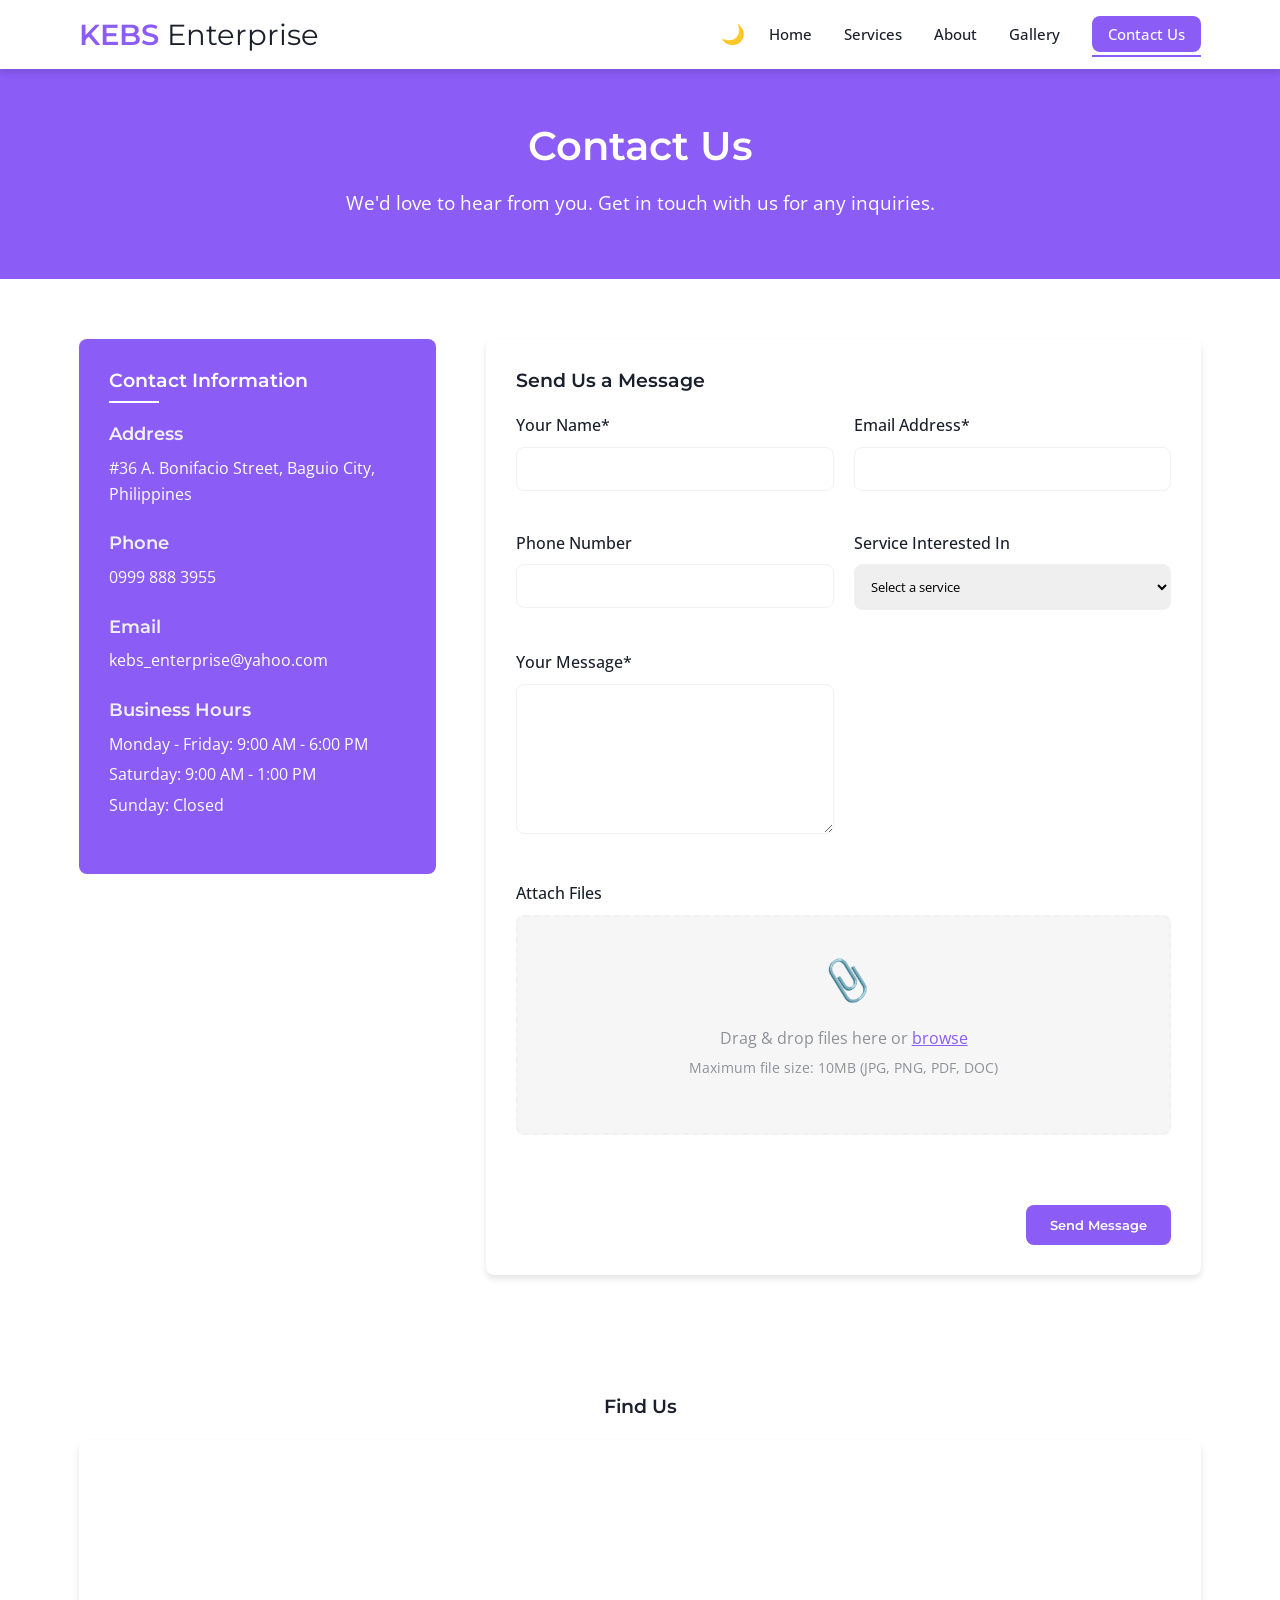
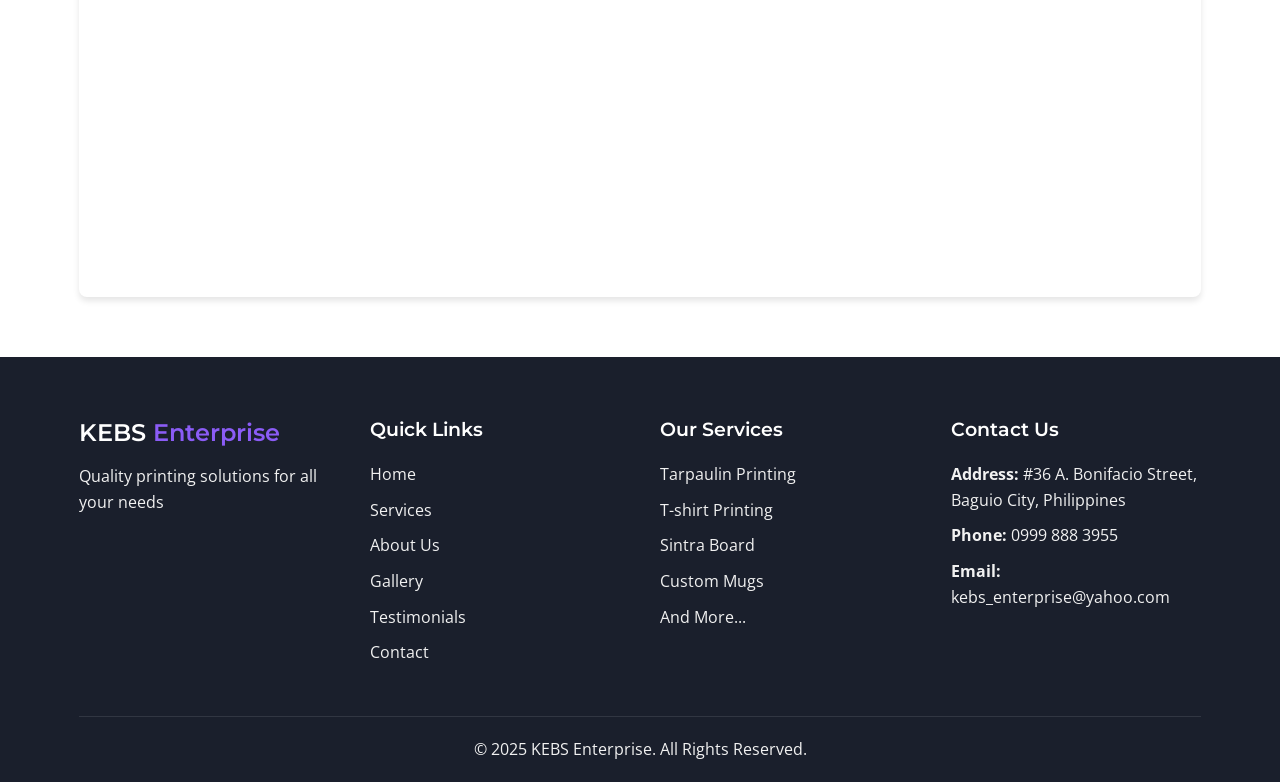
<file: contact.html>
<!DOCTYPE html>
<html lang="en">
  <head>
    <meta charset="UTF-8" />
    <meta name="viewport" content="width=device-width, initial-scale=1.0" />
    <title>Contact Us - KEBS Enterprise</title>
    <meta name="description" content="Get in touch with KEBS Enterprise for all your printing needs." />
    <meta name="author" content="KEBS Enterprise" />
    <link rel="stylesheet" href="src/styles/main.css" />
    <link rel="stylesheet" href="https://fonts.googleapis.com/css2?family=Montserrat:wght@400;500;600;700&family=Open+Sans:wght@400;600&display=swap">
  </head>

  <body>
    <header class="header" id="header">
      <div class="container">
        <div class="header-content">
          <div class="logo">
            <h1>KEBS <span>Enterprise</span></h1>
          </div>
          <nav class="main-nav">
            <button class="mobile-menu-toggle" id="menuToggle">
              <span></span>
              <span></span>
              <span></span>
            </button>
            <button class="theme-toggle" id="themeToggle" aria-label="Toggle theme">
              <span class="theme-icon">🌙</span>
            </button>
            <ul class="nav-links" id="navLinks">
              <li><a href="index.html">Home</a></li>
              <li><a href="services.html">Services</a></li>
              <li><a href="about.html">About</a></li>
              <li><a href="gallery.html">Gallery</a></li>
              <li><a href="contact.html" class="active cta-btn">Contact Us</a></li>
            </ul>
          </nav>
        </div>
      </div>
    </header>

    <section class="contact-hero">
      <div class="container">
        <h2>Contact Us</h2>
        <p>We'd love to hear from you. Get in touch with us for any inquiries.</p>
      </div>
    </section>

    <section class="contact-content">
      <div class="container">
        <div class="contact-grid">
          <div class="contact-info">
            <h3>Contact Information</h3>
            <div class="info-item">
              <h4>Address</h4>
              <p>#36 A. Bonifacio Street, Baguio City, Philippines</p>
            </div>
            <div class="info-item">
              <h4>Phone</h4>
              <p>0999 888 3955</p>
            </div>
            <div class="info-item">
              <h4>Email</h4>
              <p>kebs_enterprise@yahoo.com</p>
            </div>
            <div class="info-item">
              <h4>Business Hours</h4>
              <p>Monday - Friday: 9:00 AM - 6:00 PM</p>
              <p>Saturday: 9:00 AM - 1:00 PM</p>
              <p>Sunday: Closed</p>
            </div>
          </div>
          <div class="contact-form-container">
            <h3>Send Us a Message</h3>
            <form id="contactForm" class="contact-form" method="POST" enctype="multipart/form-data">
              <div class="form-group">
                <label for="name">Your Name*</label>
                <input type="text" id="name" name="name" required>
              </div>
              <div class="form-group">
                <label for="email">Email Address*</label>
                <input type="email" id="email" name="email" required>
              </div>
              <div class="form-group">
                <label for="phone">Phone Number</label>
                <input type="tel" id="phone" name="phone">
              </div>
              <div class="form-group">
                <label for="service">Service Interested In</label>
                <select id="service" name="service">
                  <option value="">Select a service</option>
                  <option value="tarpaulin">Tarpaulin Printing</option>
                  <option value="tshirt">T-shirt Printing</option>
                  <option value="sintra">Sintra Board</option>
                  <option value="mugs">Custom Mugs</option>
                  <option value="dryseal">Dry Seal</option>
                  <option value="buttonpin">Button Pin</option>
                  <option value="lanyard">Lanyard/Lace</option>
                  <option value="ecobag">Ecobag/Totebag Printing</option>
                  <option value="other">Other</option>
                </select>
              </div>
              <div class="form-group">
                <label for="message">Your Message*</label>
                <textarea id="message" name="message" rows="5" required></textarea>
              </div>
              <div class="form-group upload-container">
                <label for="attachments">Attach Files</label>
                <div class="upload-area" id="uploadArea">
                  <div class="upload-default">
                    <i class="upload-icon">📎</i>
                    <p>Drag & drop files here or <span class="browse-text">browse</span></p>
                    <p class="file-info">Maximum file size: 10MB (JPG, PNG, PDF, DOC)</p>
                  </div>
                  <div class="file-list" id="fileList"></div>
                  <input type="file" id="attachments" name="attachments[]" multiple accept=".jpg,.jpeg,.png,.pdf,.doc,.docx" class="file-input">
                </div>
              </div>
              <div class="form-group submit-group">
                <button type="submit" class="btn btn-primary">Send Message</button>
              </div>
            </form>
          </div>
        </div>
      </div>
    </section>

    <section class="map-section">
      <div class="container">
        <h3>Find Us</h3>
        <div class="map-container">
          <iframe src="https://www.google.com/maps/embed?pb=!1m18!1m12!1m3!1d117.51923526226922!2d120.59649196193466!3d16.418292121821974!2m3!1f0!2f0!3f0!3m2!1i1024!2i768!4f13.1!3m3!1m2!1s0x3391a16af46bf715%3A0x17cbb8cc036e4d4e!2sKEBS%20Enterprise!5e0!3m2!1sen!2sph!4v1709697774961!5m2!1sen!2sph" width="100%" height="450" style="border:0;" allowfullscreen="" loading="lazy" referrerpolicy="no-referrer-when-downgrade"></iframe>
        </div>
      </div>
    </section>

    <footer class="footer">
      <div class="container">
        <div class="footer-content">
          <div class="footer-logo">
            <h3>KEBS <span>Enterprise</span></h3>
            <p>Quality printing solutions for all your needs</p>
          </div>
          <div class="footer-links">
            <h4>Quick Links</h4>
            <ul>
              <li><a href="index.html">Home</a></li>
              <li><a href="services.html">Services</a></li>
              <li><a href="about.html">About Us</a></li>
              <li><a href="gallery.html">Gallery</a></li>
              <li><a href="testimonials.html">Testimonials</a></li>
              <li><a href="contact.html">Contact</a></li>
            </ul>
          </div>
          <div class="footer-services">
            <h4>Our Services</h4>
            <ul>
              <li><a href="services.html">Tarpaulin Printing</a></li>
              <li><a href="services.html">T-shirt Printing</a></li>
              <li><a href="services.html">Sintra Board</a></li>
              <li><a href="services.html">Custom Mugs</a></li>
              <li><a href="services.html">And More...</a></li>
            </ul>
          </div>
          <div class="footer-contact">
            <h4>Contact Us</h4>
            <p><strong>Address:</strong> #36 A. Bonifacio Street, Baguio City, Philippines</p>
            <p><strong>Phone:</strong> 0999 888 3955</p>
            <p><strong>Email:</strong> kebs_enterprise@yahoo.com</p>
          </div>
        </div>
        <div class="footer-bottom">
          <p>&copy; 2025 KEBS Enterprise. All Rights Reserved.</p>
        </div>
      </div>
    </footer>

    <a href="#home" class="scroll-top" id="scrollTop">
      <span class="arrow-up">↑</span>
    </a>

    <script src="src/scripts/main.js" type="module"></script>
  </body>
</html>
</file>
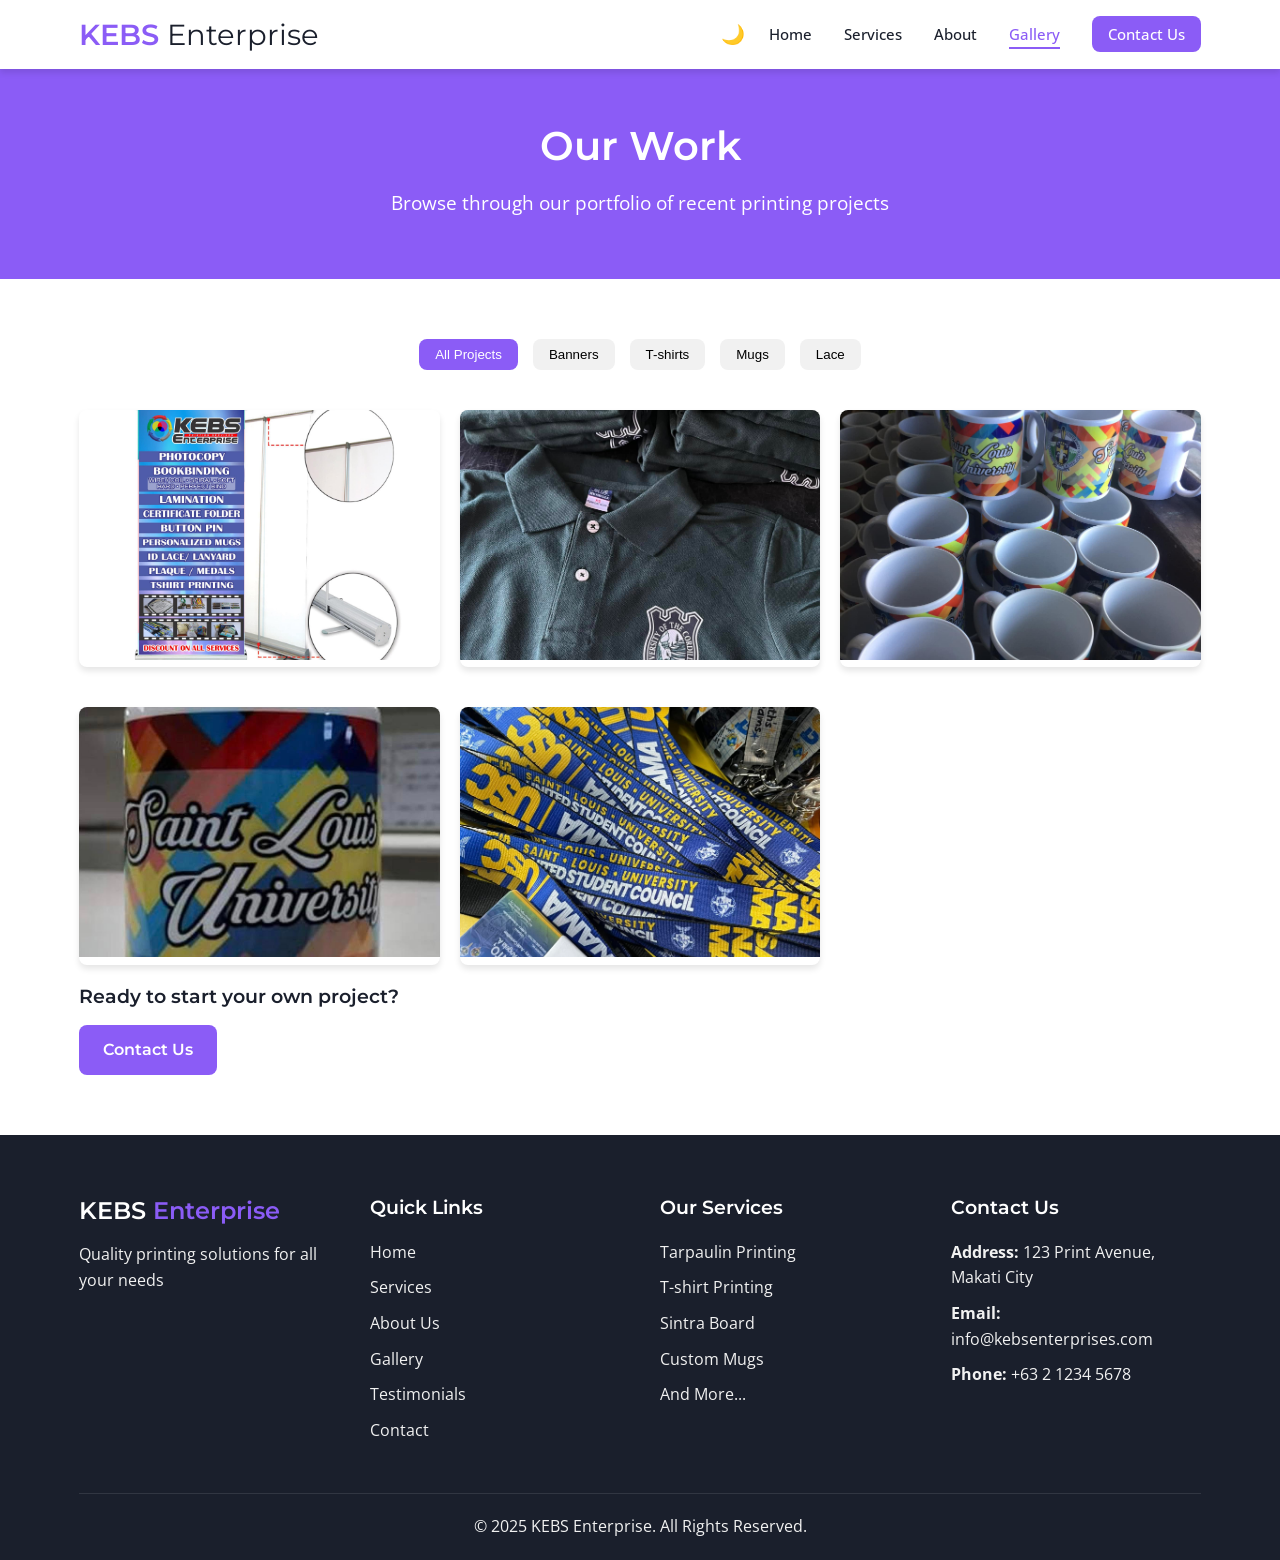
<file: gallery.html>
<!DOCTYPE html>
<html lang="en">
  <head>
    <meta charset="UTF-8" />
    <meta name="viewport" content="width=device-width, initial-scale=1.0" />
    <title>Gallery - KEBS Enterprise</title>
    <meta name="description" content="View our portfolio of print projects including tarpaulins, t-shirts, mugs, and more." />
    <meta name="author" content="KEBS Enterprise" />
    <link rel="stylesheet" href="src/styles/main.css" />
    <link rel="stylesheet" href="https://fonts.googleapis.com/css2?family=Montserrat:wght@400;500;600;700&family=Open+Sans:wght@400;600&display=swap">
  </head>

  <body>
    <header class="header" id="header">
      <div class="container">
        <div class="header-content">
          <div class="logo">
            <h1>KEBS <span>Enterprise</span></h1>
          </div>
          <nav class="main-nav">
            <button class="mobile-menu-toggle" id="menuToggle">
              <span></span>
              <span></span>
              <span></span>
            </button>
            <button class="theme-toggle" id="themeToggle" aria-label="Toggle theme">
              <span class="theme-icon">🌙</span>
            </button>
            <ul class="nav-links" id="navLinks">
              <li><a href="index.html">Home</a></li>
              <li><a href="services.html">Services</a></li>
              <li><a href="about.html">About</a></li>
              <li><a href="gallery.html" class="active">Gallery</a></li>
              <li><a href="contact.html" class="cta-btn">Contact Us</a></li>
            </ul>
          </nav>
        </div>
      </div>
    </header>

    <section class="gallery-hero">
      <div class="container">
        <h2>Our Work</h2>
        <p>Browse through our portfolio of recent printing projects</p>
      </div>
    </section>

    <section class="gallery-content">
      <div class="container">
        <div class="gallery-filters">
          <button class="filter-btn active" data-filter="all">All Projects</button>
          <button class="filter-btn" data-filter="banner">Banners</button>
          <button class="filter-btn" data-filter="tshirt">T-shirts</button>
          <button class="filter-btn" data-filter="mugs">Mugs</button>
          <button class="filter-btn" data-filter="lace">Lace</button>
        </div>
        
        <div class="gallery-grid">
          <div class="gallery-item banner">
            <div class="gallery-image">
              <img src="images/banner.jpg" alt="Custom banner printing">
              <div class="overlay">
                <div class="overlay-content">
                  <h4>Custom Banner</h4>
                  <p>Banner Printing</p>
                </div>
              </div>
            </div>
          </div>
          <div class="gallery-item tshirt">
            <div class="gallery-image">
              <img src="images/t-shirt.jpg" alt="Custom t-shirt printing">
              <div class="overlay">
                <div class="overlay-content">
                  <h4>Custom T-shirt</h4>
                  <p>T-shirt Printing</p>
                </div>
              </div>
            </div>
          </div>
          <div class="gallery-item mugs">
            <div class="gallery-image">
              <img src="images/mug.jpg" alt="Custom printed mug">
              <div class="overlay">
                <div class="overlay-content">
                  <h4>Custom Mug</h4>
                  <p>Mug Printing</p>
                </div>
              </div>
            </div>
          </div>
          <div class="gallery-item mugs">
            <div class="gallery-image">
              <img src="images/mug2.jpg" alt="Custom printed mug design">
              <div class="overlay">
                <div class="overlay-content">
                  <h4>Custom Mug Design</h4>
                  <p>Mug Printing</p>
                </div>
              </div>
            </div>
          </div>
          <div class="gallery-item lace">
            <div class="gallery-image">
              <img src="images/lace.jpg" alt="Custom lace printing">
              <div class="overlay">
                <div class="overlay-content">
                  <h4>Custom Lace</h4>
                  <p>Lace Printing</p>
                </div>
              </div>
            </div>
          </div>
        </div>
        
        <div class="gallery-cta">
          <h3>Ready to start your own project?</h3>
          <a href="contact.html" class="btn btn-primary">Contact Us</a>
        </div>
      </div>
    </section>

    <footer class="footer">
      <div class="container">
        <div class="footer-content">
          <div class="footer-logo">
            <h3>KEBS <span>Enterprise</span></h3>
            <p>Quality printing solutions for all your needs</p>
          </div>
          <div class="footer-links">
            <h4>Quick Links</h4>
            <ul>
              <li><a href="index.html">Home</a></li>
              <li><a href="services.html">Services</a></li>
              <li><a href="about.html">About Us</a></li>
              <li><a href="gallery.html">Gallery</a></li>
              <li><a href="testimonials.html">Testimonials</a></li>
              <li><a href="contact.html">Contact</a></li>
            </ul>
          </div>
          <div class="footer-services">
            <h4>Our Services</h4>
            <ul>
              <li><a href="services.html">Tarpaulin Printing</a></li>
              <li><a href="services.html">T-shirt Printing</a></li>
              <li><a href="services.html">Sintra Board</a></li>
              <li><a href="services.html">Custom Mugs</a></li>
              <li><a href="services.html">And More...</a></li>
            </ul>
          </div>
          <div class="footer-contact">
            <h4>Contact Us</h4>
            <p><strong>Address:</strong> 123 Print Avenue, Makati City</p>
            <p><strong>Email:</strong> info@kebsenterprises.com</p>
            <p><strong>Phone:</strong> +63 2 1234 5678</p>
          </div>
        </div>
        <div class="footer-bottom">
          <p>&copy; 2025 KEBS Enterprise. All Rights Reserved.</p>
        </div>
      </div>
    </footer>

    <a href="#home" class="scroll-top" id="scrollTop">
      <span class="arrow-up">↑</span>
    </a>

    <script src="src/scripts/main.js"></script>
  </body>
</html>
</file>
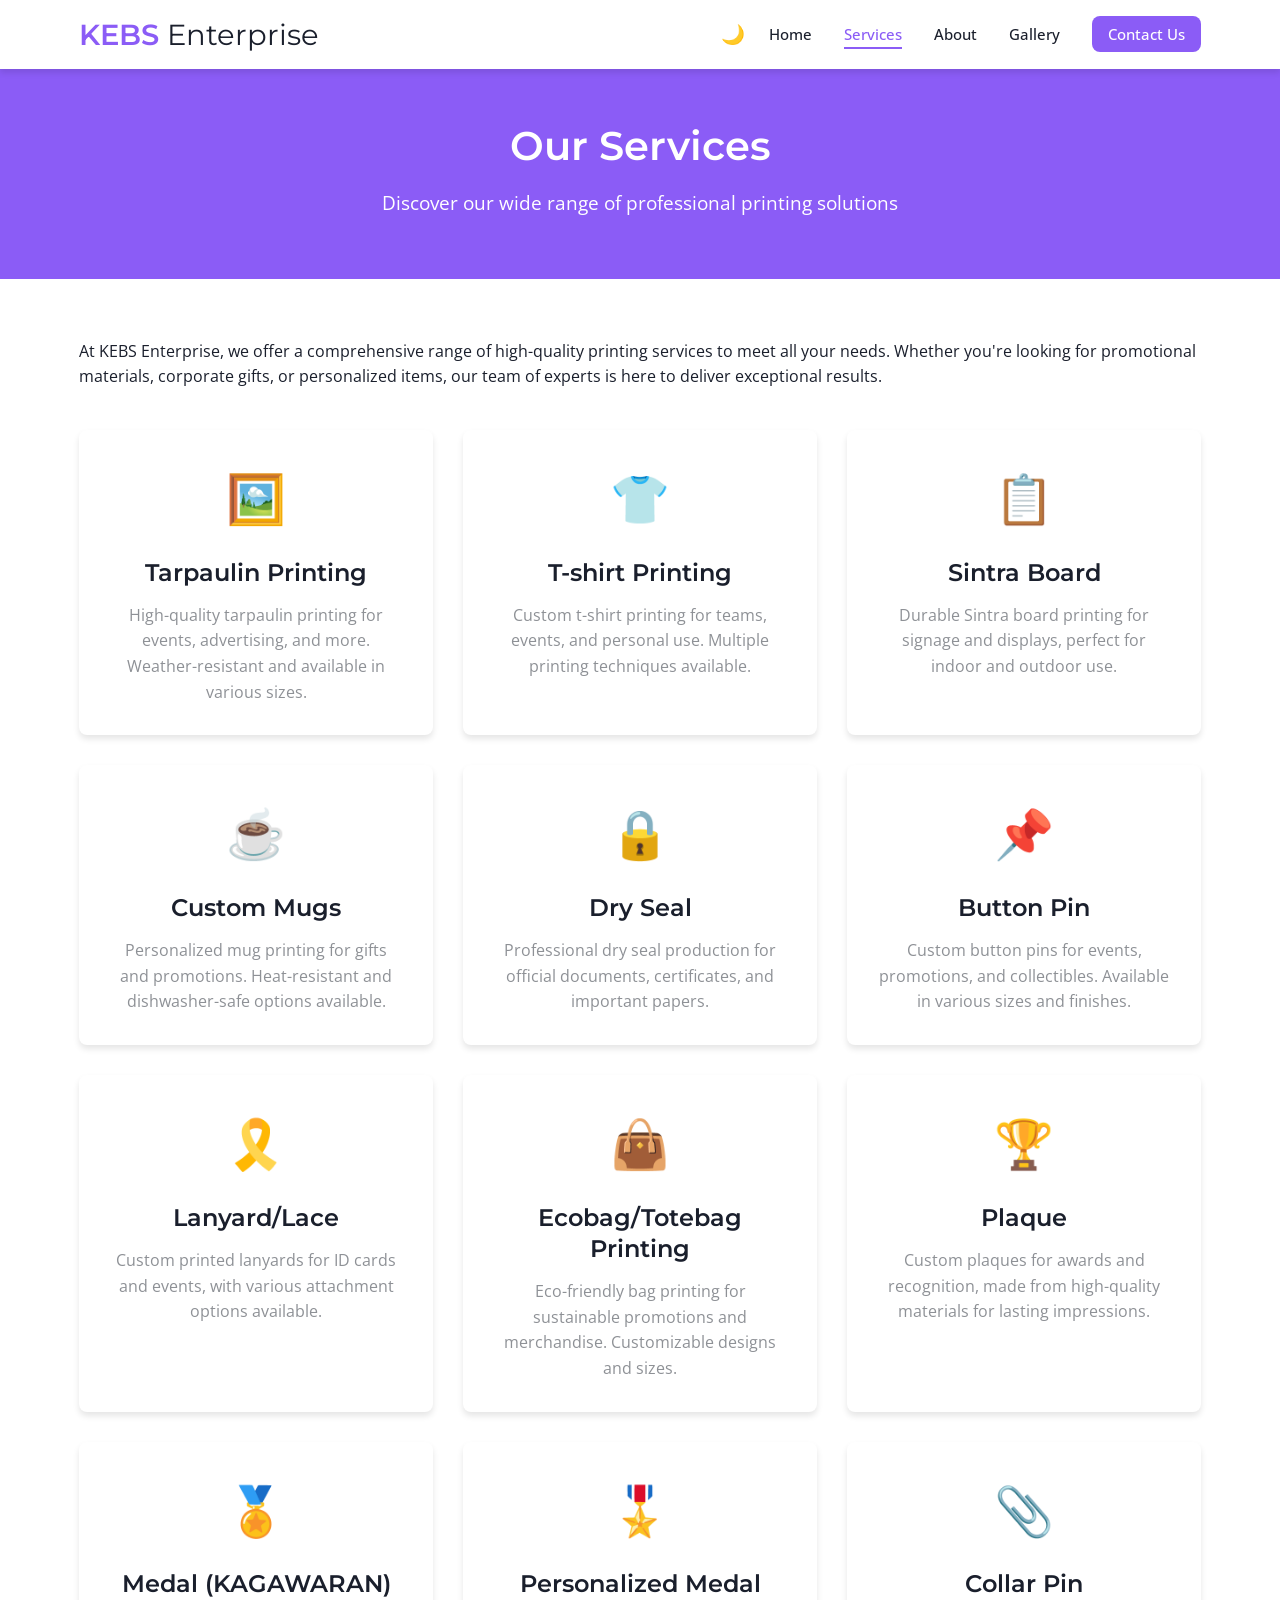
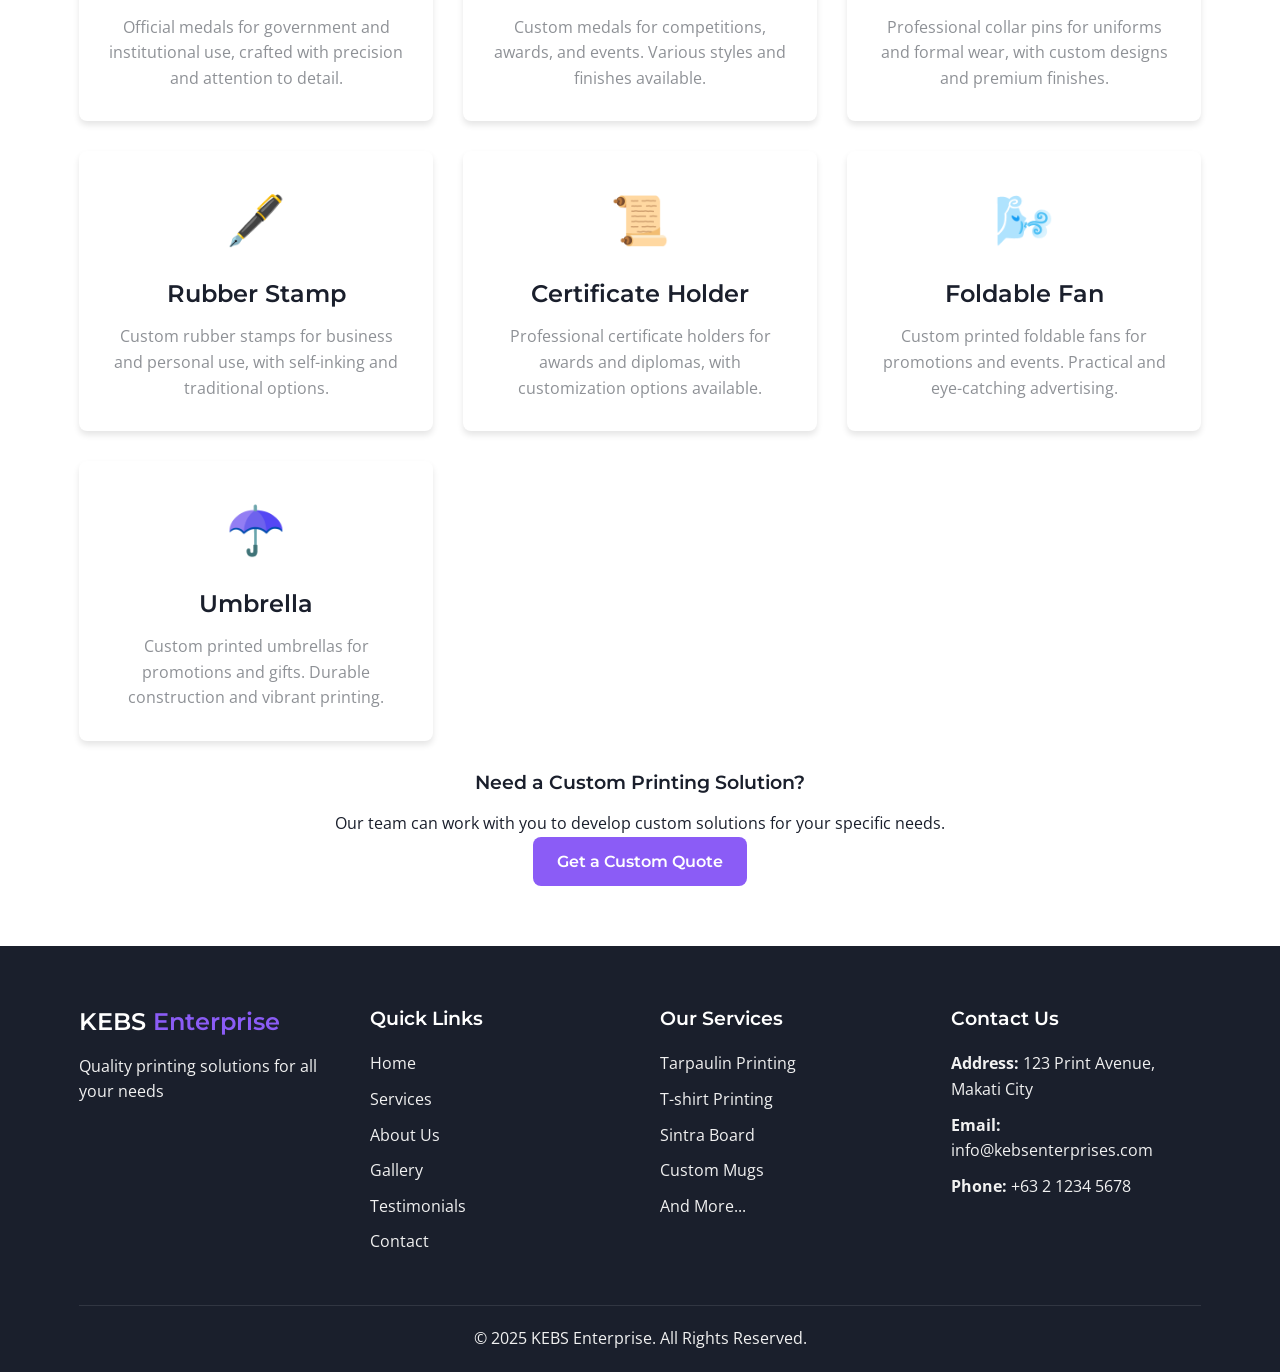
<file: services.html>
<!DOCTYPE html>
<html lang="en">
  <head>
    <meta charset="UTF-8" />
    <meta name="viewport" content="width=device-width, initial-scale=1.0" />
    <title>Our Services - KEBS Enterprise</title>
    <meta name="description" content="Explore our range of professional printing services including tarpaulins, t-shirts, mugs, dry seals and more." />
    <meta name="author" content="KEBS Enterprise" />
    <link rel="stylesheet" href="src/styles/main.css" />
    <link rel="stylesheet" href="https://fonts.googleapis.com/css2?family=Montserrat:wght@400;500;600;700&family=Open+Sans:wght@400;600&display=swap">
  </head>

  <body>
    <header class="header" id="header">
      <div class="container">
        <div class="header-content">
          <div class="logo">
            <h1>KEBS <span>Enterprise</span></h1>
          </div>
          <nav class="main-nav">
            <button class="mobile-menu-toggle" id="menuToggle">
              <span></span>
              <span></span>
              <span></span>
            </button>
            <button class="theme-toggle" id="themeToggle" aria-label="Toggle theme">
              <span class="theme-icon">🌙</span>
            </button>
            <ul class="nav-links" id="navLinks">
              <li><a href="index.html">Home</a></li>
              <li><a href="services.html" class="active">Services</a></li>
              <li><a href="about.html">About</a></li>
              <li><a href="gallery.html">Gallery</a></li>
              <li><a href="contact.html" class="cta-btn">Contact Us</a></li>
            </ul>
          </nav>
        </div>
      </div>
    </header>

    <section class="services-hero">
      <div class="container">
        <h2>Our Services</h2>
        <p>Discover our wide range of professional printing solutions</p>
      </div>
    </section>

    <section class="services-list">
      <div class="container">
        <p class="services-intro">At KEBS Enterprise, we offer a comprehensive range of high-quality printing services to meet all your needs. Whether you're looking for promotional materials, corporate gifts, or personalized items, our team of experts is here to deliver exceptional results.</p>
        
        <div class="services-grid">
          <div class="service-card">
            <div class="service-icon">🖼️</div>
            <h3>Tarpaulin Printing</h3>
            <p>High-quality tarpaulin printing for events, advertising, and more. Weather-resistant and available in various sizes.</p>
          </div>
          <div class="service-card">
            <div class="service-icon">👕</div>
            <h3>T-shirt Printing</h3>
            <p>Custom t-shirt printing for teams, events, and personal use. Multiple printing techniques available.</p>
          </div>
          <div class="service-card">
            <div class="service-icon">📋</div>
            <h3>Sintra Board</h3>
            <p>Durable Sintra board printing for signage and displays, perfect for indoor and outdoor use.</p>
          </div>
          <div class="service-card">
            <div class="service-icon">☕</div>
            <h3>Custom Mugs</h3>
            <p>Personalized mug printing for gifts and promotions. Heat-resistant and dishwasher-safe options available.</p>
          </div>
          <div class="service-card">
            <div class="service-icon">🔒</div>
            <h3>Dry Seal</h3>
            <p>Professional dry seal production for official documents, certificates, and important papers.</p>
          </div>
          <div class="service-card">
            <div class="service-icon">📌</div>
            <h3>Button Pin</h3>
            <p>Custom button pins for events, promotions, and collectibles. Available in various sizes and finishes.</p>
          </div>
          <div class="service-card">
            <div class="service-icon">🎗️</div>
            <h3>Lanyard/Lace</h3>
            <p>Custom printed lanyards for ID cards and events, with various attachment options available.</p>
          </div>
          <div class="service-card">
            <div class="service-icon">👜</div>
            <h3>Ecobag/Totebag Printing</h3>
            <p>Eco-friendly bag printing for sustainable promotions and merchandise. Customizable designs and sizes.</p>
          </div>
          <div class="service-card">
            <div class="service-icon">🏆</div>
            <h3>Plaque</h3>
            <p>Custom plaques for awards and recognition, made from high-quality materials for lasting impressions.</p>
          </div>
          <div class="service-card">
            <div class="service-icon">🏅</div>
            <h3>Medal (KAGAWARAN)</h3>
            <p>Official medals for government and institutional use, crafted with precision and attention to detail.</p>
          </div>
          <div class="service-card">
            <div class="service-icon">🎖️</div>
            <h3>Personalized Medal</h3>
            <p>Custom medals for competitions, awards, and events. Various styles and finishes available.</p>
          </div>
          <div class="service-card">
            <div class="service-icon">📎</div>
            <h3>Collar Pin</h3>
            <p>Professional collar pins for uniforms and formal wear, with custom designs and premium finishes.</p>
          </div>
          <div class="service-card">
            <div class="service-icon">🖋️</div>
            <h3>Rubber Stamp</h3>
            <p>Custom rubber stamps for business and personal use, with self-inking and traditional options.</p>
          </div>
          <div class="service-card">
            <div class="service-icon">📜</div>
            <h3>Certificate Holder</h3>
            <p>Professional certificate holders for awards and diplomas, with customization options available.</p>
          </div>
          <div class="service-card">
            <div class="service-icon">🌬️</div>
            <h3>Foldable Fan</h3>
            <p>Custom printed foldable fans for promotions and events. Practical and eye-catching advertising.</p>
          </div>
          <div class="service-card">
            <div class="service-icon">☂️</div>
            <h3>Umbrella</h3>
            <p>Custom printed umbrellas for promotions and gifts. Durable construction and vibrant printing.</p>
          </div>
        </div>
        
        <div class="services-cta">
          <h3>Need a Custom Printing Solution?</h3>
          <p>Our team can work with you to develop custom solutions for your specific needs.</p>
          <a href="contact.html" class="btn btn-primary">Get a Custom Quote</a>
        </div>
      </div>
    </section>

    <footer class="footer">
      <div class="container">
        <div class="footer-content">
          <div class="footer-logo">
            <h3>KEBS <span>Enterprise</span></h3>
            <p>Quality printing solutions for all your needs</p>
          </div>
          <div class="footer-links">
            <h4>Quick Links</h4>
            <ul>
              <li><a href="index.html">Home</a></li>
              <li><a href="services.html">Services</a></li>
              <li><a href="about.html">About Us</a></li>
              <li><a href="gallery.html">Gallery</a></li>
              <li><a href="testimonials.html">Testimonials</a></li>
              <li><a href="contact.html">Contact</a></li>
            </ul>
          </div>
          <div class="footer-services">
            <h4>Our Services</h4>
            <ul>
              <li><a href="services.html">Tarpaulin Printing</a></li>
              <li><a href="services.html">T-shirt Printing</a></li>
              <li><a href="services.html">Sintra Board</a></li>
              <li><a href="services.html">Custom Mugs</a></li>
              <li><a href="services.html">And More...</a></li>
            </ul>
          </div>
          <div class="footer-contact">
            <h4>Contact Us</h4>
            <p><strong>Address:</strong> 123 Print Avenue, Makati City</p>
            <p><strong>Email:</strong> info@kebsenterprises.com</p>
            <p><strong>Phone:</strong> +63 2 1234 5678</p>
          </div>
        </div>
        <div class="footer-bottom">
          <p>&copy; 2025 KEBS Enterprise. All Rights Reserved.</p>
        </div>
      </div>
    </footer>

    <a href="#home" class="scroll-top" id="scrollTop">
      <span class="arrow-up">↑</span>
    </a>

    <script src="src/scripts/main.js"></script>
  </body>
</html>
</file>
<file: src/styles/main.css>
/* Main CSS Styles for KEBS Enterprise Website */

/* ======== Base Styles ======== */
:root {
  --primary-color: #8B5CF6;
  --secondary-color: #7E69AB;
  --accent-color: #F97316;
  --dark-color: #1A1F2C;
  --light-color: #F6F6F7;
  --white: #FFFFFF;
  --gray: #8E9196;
  --light-gray: #F1F1F1;
  --box-shadow: 0 4px 6px rgba(0, 0, 0, 0.1);
  --transition: all 0.3s ease;
  --border-radius: 8px;
}

/* Dark mode variables */
[data-theme="dark"] {
  --primary-color: #A78BFA;
  --secondary-color: #8B5CF6;
  --accent-color: #FB923C;
  --dark-color: #F6F6F7;
  --light-color: #1A1F2C;
  --white: #2D3748;
  --gray: #A0AEC0;
  --light-gray: #2D3748;
  --box-shadow: 0 4px 6px rgba(0, 0, 0, 0.3);
}

* {
  margin: 0;
  padding: 0;
  box-sizing: border-box;
}

body {
  font-family: 'Open Sans', sans-serif;
  color: var(--dark-color);
  line-height: 1.6;
  background-color: var(--white);
}

h1, h2, h3, h4, h5, h6 {
  font-family: 'Montserrat', sans-serif;
  font-weight: 600;
  line-height: 1.3;
  margin-bottom: 1rem;
}

a {
  text-decoration: none;
  color: var(--primary-color);
  transition: var(--transition);
}

a:hover {
  color: var(--secondary-color);
}

ul {
  list-style: none;
}

img {
  max-width: 100%;
  height: auto;
}

.container {
  width: 90%;
  max-width: 1200px;
  margin: 0 auto;
  padding: 0 15px;
}

.btn {
  display: inline-block;
  padding: 12px 24px;
  border-radius: var(--border-radius);
  font-weight: 600;
  text-align: center;
  cursor: pointer;
  transition: var(--transition);
  font-family: 'Montserrat', sans-serif;
}

.btn-primary {
  background-color: var(--primary-color);
  color: var(--white);
  border: none;
}

.btn-primary:hover {
  background-color: var(--secondary-color);
  color: var(--white);
}

.btn-outline {
  background-color: transparent;
  color: var(--primary-color);
  border: 2px solid var(--primary-color);
}

.btn-outline:hover {
  background-color: var(--primary-color);
  color: var(--white);
}

/* ======== Section Styles ======== */
.section-title {
  text-align: center;
  margin-bottom: 2.5rem;
  font-size: 2.2rem;
  color: var(--primary-color);
  position: relative;
}

.section-title:after {
  content: '';
  display: block;
  width: 80px;
  height: 3px;
  background-color: var(--accent-color);
  margin: 0.8rem auto 0;
}

/* ======== Header & Navigation ======== */
.header {
  position: fixed;
  top: 0;
  left: 0;
  width: 100%;
  z-index: 1000;
  background-color: var(--white);
  box-shadow: var(--box-shadow);
  padding: 15px 0;
  transition: var(--transition);
}

.header.sticky {
  padding: 10px 0;
  background-color: var(--white);
  box-shadow: 0 2px 10px rgba(0, 0, 0, 0.1);
}

.header-content {
  display: flex;
  align-items: center;
  justify-content: space-between;
}

.logo h1 {
  font-size: 1.8rem;
  margin: 0;
  color: var(--primary-color);
}

.logo h1 span {
  font-weight: 400;
  color: var(--dark-color);
}

.main-nav {
  display: flex;
  align-items: center;
}

.nav-links {
  display: flex;
  align-items: center;
  gap: 2rem;
}

.nav-links a {
  color: var(--dark-color);
  font-weight: 500;
  font-size: 0.95rem;
  position: relative;
}

.nav-links a.active,
.nav-links a:hover {
  color: var(--primary-color);
}

.nav-links a.active::after {
  content: '';
  position: absolute;
  bottom: -5px;
  left: 0;
  width: 100%;
  height: 2px;
  background-color: var(--primary-color);
}

.nav-links a.cta-btn {
  background-color: var(--primary-color);
  color: var(--white);
  padding: 8px 16px;
  border-radius: var(--border-radius);
}

.nav-links a.cta-btn:hover {
  background-color: var(--secondary-color);
}

.mobile-menu-toggle {
  display: none;
  background: none;
  border: none;
  cursor: pointer;
  padding: 5px;
  z-index: 1001;
}

.mobile-menu-toggle span {
  display: block;
  width: 28px;
  height: 2px;
  background-color: var(--dark-color);
  margin: 6px 0;
  transition: var(--transition);
}

/* ======== Hero Section ======== */
.hero {
  background-color: var(--light-color);
  background-image: linear-gradient(to right, rgba(255,255,255,0.9), rgba(255,255,255,0.8)), url('../images/hero-bg.jpg');
  background-size: cover;
  background-position: center;
  height: 100vh;
  display: flex;
  align-items: center;
  text-align: center;
  padding: 0 15px;
  margin-top: 80px;
}

.hero-content {
  max-width: 800px;
  margin: 0 auto;
}

.hero-content h2 {
  font-size: 3rem;
  color: var(--primary-color);
  margin-bottom: 1rem;
}

.hero-content h3 {
  font-size: 1.8rem;
  margin-bottom: 1.5rem;
}

.hero-content p {
  font-size: 1.2rem;
  margin-bottom: 2rem;
  color: var(--gray);
}

.hero-buttons {
  display: flex;
  gap: 1rem;
  justify-content: center;
}

/* ======== Featured Services ======== */
.featured-services {
  padding: 80px 0;
  background-color: var(--white);
}

.services-preview {
  display: grid;
  grid-template-columns: repeat(auto-fit, minmax(300px, 1fr));
  gap: 30px;
  margin-bottom: 50px;
}

.service-preview-card {
  background-color: var(--white);
  border-radius: var(--border-radius);
  box-shadow: var(--box-shadow);
  padding: 30px;
  text-align: center;
  transition: var(--transition);
  border-bottom: 3px solid transparent;
}

.service-preview-card:hover {
  transform: translateY(-10px);
  border-bottom: 3px solid var(--primary-color);
}

.service-icon {
  font-size: 3.5rem;
  margin-bottom: 20px;
}

.service-preview-card h3 {
  font-size: 1.5rem;
  margin-bottom: 15px;
  color: var(--primary-color);
}

.service-preview-card p {
  color: var(--gray);
}

.services-cta {
  text-align: center;
  margin-top: 30px;
}

/* ======== About Page Styles ======== */
.about-hero,
.testimonials-hero,
.contact-hero,
.gallery-hero,
.services-hero {
  background-color: var(--primary-color);
  color: var(--white);
  padding: 120px 0 60px;
  text-align: center;
}

.about-hero h2,
.testimonials-hero h2,
.contact-hero h2,
.gallery-hero h2,
.services-hero h2 {
  font-size: 2.5rem;
  margin-bottom: 1rem;
}

.about-hero p,
.testimonials-hero p,
.contact-hero p,
.gallery-hero p,
.services-hero p {
  font-size: 1.2rem;
  max-width: 700px;
  margin: 0 auto;
}

.about-content {
  padding: 60px 0;
}

.about-grid {
  display: grid;
  grid-template-columns: 1fr 1fr;
  gap: 50px;
  align-items: center;
}

.about-text h3 {
  color: var(--primary-color);
  font-size: 1.8rem;
  margin-top: 30px;
  margin-bottom: 20px;
}

.about-text h3:first-child {
  margin-top: 0;
}

.about-text p {
  margin-bottom: 15px;
}

.values-list {
  margin-top: 20px;
}

.value-item {
  display: flex;
  gap: 15px;
  margin-bottom: 20px;
}

.value-icon {
  flex-shrink: 0;
  width: 30px;
  height: 30px;
  background-color: var(--primary-color);
  border-radius: 50%;
  color: white;
  display: flex;
  align-items: center;
  justify-content: center;
}

.value-content strong {
  display: block;
  margin-bottom: 5px;
  color: var(--primary-color);
}

.about-image {
  border-radius: var(--border-radius);
  overflow: hidden;
  box-shadow: var(--box-shadow);
}

/* ======== Team Section ======== */
.team-section {
  padding: 60px 0;
  background-color: var(--light-color);
  text-align: center;
}

.team-grid {
  display: grid;
  grid-template-columns: repeat(auto-fill, minmax(250px, 1fr));
  gap: 30px;
  margin-top: 50px;
}

.team-member {
  background-color: var(--white);
  border-radius: var(--border-radius);
  overflow: hidden;
  box-shadow: var(--box-shadow);
  transition: var(--transition);
}

.team-member:hover {
  transform: translateY(-10px);
}

.member-image {
  position: relative;
  overflow: hidden;
}

.member-image img {
  width: 100%;
  height: auto;
  transition: var(--transition);
}

.member-overlay {
  position: absolute;
  top: 0;
  left: 0;
  width: 100%;
  height: 100%;
  background-color: rgba(139, 92, 246, 0.8);
  display: flex;
  align-items: center;
  justify-content: center;
  opacity: 0;
  transition: var(--transition);
}

.team-member:hover .member-overlay {
  opacity: 1;
}

.member-social {
  display: flex;
  gap: 15px;
}

.social-link {
  width: 40px;
  height: 40px;
  background-color: var(--white);
  border-radius: 50%;
  display: flex;
  align-items: center;
  justify-content: center;
  font-size: 1.2rem;
  color: var(--primary-color);
  transition: var(--transition);
}

.social-link:hover {
  background-color: var(--accent-color);
  color: var(--white);
  transform: scale(1.1);
}

.team-member h4 {
  margin: 20px 0 5px;
  font-size: 1.3rem;
}

.team-member p {
  color: var(--gray);
  font-size: 0.95rem;
  margin-bottom: 20px;
}

/* ======== Testimonials Page Styles ======== */
.testimonials-content {
  padding: 60px 0;
}

.testimonial-slider {
  position: relative;
  max-width: 800px;
  margin: 0 auto 60px;
}

.testimonial-card {
  background-color: var(--white);
  border-radius: var(--border-radius);
  box-shadow: var(--box-shadow);
  padding: 30px;
  display: none;
  opacity: 0;
  transform: translateX(50px);
  transition: all 0.5s ease;
}

.testimonial-card.active {
  display: block;
  opacity: 1;
  transform: translateX(0);
}

.testimonial-card.next {
  display: block;
  position: absolute;
  top: 0;
  left: 0;
  z-index: -1;
  opacity: 0.3;
  transform: translateX(50px);
}

.testimonial-quote {
  position: relative;
  padding: 0 20px;
  margin-bottom: 30px;
}

.testimonial-quote:before,
.testimonial-quote:after {
  content: '"';
  font-size: 4rem;
  color: var(--light-gray);
  position: absolute;
}

.testimonial-quote:before {
  top: -20px;
  left: 0;
}

.testimonial-quote:after {
  bottom: -50px;
  right: 0;
}

.testimonial-author {
  display: flex;
  align-items: center;
  margin-top: 20px;
}

.author-image {
  width: 70px;
  height: 70px;
  border-radius: 50%;
  overflow: hidden;
  margin-right: 20px;
  border: 3px solid var(--primary-color);
}

.author-info h4 {
  margin-bottom: 5px;
}

.author-info p {
  color: var(--gray);
  font-size: 0.9rem;
  margin-bottom: 5px;
}

.rating {
  color: var(--accent-color);
  font-size: 1rem;
}

.testimonial-controls {
  display: flex;
  justify-content: center;
  align-items: center;
  margin-top: 30px;
}

.prev-btn,
.next-btn {
  background-color: var(--primary-color);
  color: var(--white);
  border: none;
  width: 40px;
  height: 40px;
  border-radius: 50%;
  cursor: pointer;
  font-size: 1.2rem;
  display: flex;
  align-items: center;
  justify-content: center;
  transition: var(--transition);
}

.prev-btn:hover,
.next-btn:hover {
  background-color: var(--secondary-color);
}

.dots {
  display: flex;
  gap: 8px;
  margin: 0 20px;
}

.dot {
  width: 12px;
  height: 12px;
  border-radius: 50%;
  background-color: var(--light-gray);
  cursor: pointer;
  transition: var(--transition);
}

.dot.active {
  background-color: var(--primary-color);
}

.client-logos {
  text-align: center;
  margin-top: 60px;
}

.client-logos h3 {
  margin-bottom: 30px;
}

.logo-grid {
  display: flex;
  flex-wrap: wrap;
  justify-content: center;
  gap: 30px;
  margin: 0 auto;
}

.client-logo {
  width: 150px;
  height: 100px;
  background-color: var(--white);
  display: flex;
  align-items: center;
  justify-content: center;
  border-radius: var(--border-radius);
  box-shadow: var(--box-shadow);
  padding: 15px;
  transition: var(--transition);
}

.client-logo:hover {
  transform: scale(1.05);
}

.testimonials-cta {
  margin-top: 60px;
  text-align: center;
  background-color: var(--light-color);
  padding: 40px;
  border-radius: var(--border-radius);
}

.testimonials-cta h3 {
  margin-bottom: 20px;
}

/* ======== Services Page ======== */
.services-list {
  padding: 60px 0;
}

.services-grid {
  display: grid;
  grid-template-columns: repeat(auto-fill, minmax(300px, 1fr));
  gap: 30px;
  margin-top: 40px;
}

.service-card {
  background-color: var(--white);
  border-radius: var(--border-radius);
  box-shadow: var(--box-shadow);
  padding: 30px;
  transition: var(--transition);
  text-align: center;
}

.service-card:hover {
  transform: translateY(-5px);
  box-shadow: 0 10px 20px rgba(0, 0, 0, 0.1);
}

.service-icon {
  font-size: 3rem;
  margin-bottom: 20px;
}

.service-card h3 {
  font-size: 1.5rem;
  margin-bottom: 15px;
}

.service-card p {
  color: var(--gray);
}

/* ======== Gallery Page ======== */
.gallery-content {
  padding: 60px 0;
}

.gallery-filters {
  display: flex;
  justify-content: center;
  flex-wrap: wrap;
  gap: 15px;
  margin-bottom: 40px;
}

.filter-btn {
  background-color: var(--light-gray);
  border: none;
  padding: 8px 16px;
  border-radius: var(--border-radius);
  cursor: pointer;
  font-weight: 500;
  transition: var(--transition);
}

.filter-btn.active,
.filter-btn:hover {
  background-color: var(--primary-color);
  color: var(--white);
}

.gallery-grid {
  display: grid;
  grid-template-columns: repeat(auto-fill, minmax(300px, 1fr));
  gap: 20px;
}

.gallery-item {
  margin-bottom: 20px;
}

.gallery-image {
  position: relative;
  overflow: hidden;
  border-radius: var(--border-radius);
  box-shadow: var(--box-shadow);
}

.gallery-image img {
  width: 100%;
  height: 250px;
  object-fit: cover;
  transition: var(--transition);
}

.overlay {
  position: absolute;
  bottom: -100%;
  left: 0;
  width: 100%;
  height: 100%;
  background-color: rgba(139, 92, 246, 0.8);
  display: flex;
  align-items: center;
  justify-content: center;
  transition: var(--transition);
  padding: 20px;
  text-align: center;
}

.gallery-image:hover .overlay {
  bottom: 0;
}

.gallery-image:hover img {
  transform: scale(1.1);
}

.overlay-content {
  color: var(--white);
}

.overlay-content h4 {
  margin-bottom: 5px;
}

/* ======== Contact Page Styles ======== */
.contact-content {
  padding: 60px 0;
}

.contact-grid {
  display: grid;
  grid-template-columns: 1fr 2fr;
  gap: 50px;
}

.contact-info {
  background-color: var(--primary-color);
  color: var(--white);
  padding: 30px;
  border-radius: var(--border-radius);
  height: fit-content;
}

.contact-info h3 {
  margin-bottom: 30px;
  position: relative;
}

.contact-info h3:after {
  content: '';
  position: absolute;
  bottom: -10px;
  left: 0;
  width: 50px;
  height: 2px;
  background-color: var(--white);
}

.info-item {
  margin-bottom: 25px;
}

.info-item h4 {
  margin-bottom: 10px;
  color: var(--light-gray);
  font-size: 1.1rem;
}

.info-item p {
  margin-bottom: 5px;
}

.contact-form-container {
  background-color: var(--white);
  padding: 30px;
  border-radius: var(--border-radius);
  box-shadow: var(--box-shadow);
}

.contact-form-container h3 {
  margin-bottom: 20px;
}

.contact-form {
  display: grid;
  grid-template-columns: 1fr 1fr;
  gap: 20px;
}

.form-group {
  margin-bottom: 20px;
}

.form-group:nth-last-child(2) {
  grid-column: 1 / -1;
}

.form-group:last-child {
  grid-column: 1 / -1;
  text-align: right;
  margin-bottom: 0;
}

.form-group label {
  display: block;
  margin-bottom: 8px;
  font-weight: 500;
}

.form-group input,
.form-group select,
.form-group textarea {
  width: 100%;
  padding: 12px;
  border: 1px solid var(--light-gray);
  border-radius: var(--border-radius);
  font-family: inherit;
}

.form-group textarea {
  resize: vertical;
  min-height: 150px;
}

.form-group input[type="file"] {
  padding: 10px;
  border: 2px dashed var(--light-gray);
  border-radius: var(--border-radius);
  width: 100%;
  cursor: pointer;
  background-color: var(--light-color);
}

.form-group input[type="file"]:hover {
  border-color: var(--primary-color);
}

.file-info {
  display: block;
  margin-top: 5px;
  font-size: 0.85rem;
  color: var(--gray);
}

.submit-group {
  margin-top: 30px;
}

[data-theme="dark"] .form-group input[type="file"] {
  background-color: var(--white);
  border-color: var(--gray);
}

[data-theme="dark"] .form-group input[type="file"]:hover {
  border-color: var(--primary-color);
}

.map-section {
  padding: 60px 0;
}

.map-section h3 {
  margin-bottom: 20px;
  text-align: center;
}

.map-container {
  border-radius: var(--border-radius);
  overflow: hidden;
  box-shadow: var(--box-shadow);
}

/* ======== Footer ======== */
.footer {
  background-color: var(--dark-color);
  color: var(--light-gray);
  padding: 60px 0 20px;
}

.footer-content {
  display: grid;
  grid-template-columns: repeat(auto-fit, minmax(200px, 1fr));
  gap: 40px;
}

.footer-logo h3 {
  color: var(--white);
  font-size: 1.5rem;
}

.footer-logo span {
  color: var(--primary-color);
}

.footer-logo p {
  margin-top: 15px;
}

.footer h4 {
  color: var(--white);
  margin-bottom: 20px;
  font-size: 1.2rem;
}

.footer-links ul li,
.footer-services ul li {
  margin-bottom: 10px;
}

.footer-links ul li a,
.footer-services ul li a {
  color: var(--light-gray);
}

.footer-links ul li a:hover,
.footer-services ul li a:hover {
  color: var(--primary-color);
}

.footer-contact p {
  margin-bottom: 10px;
}

.footer-bottom {
  margin-top: 40px;
  text-align: center;
  padding-top: 20px;
  border-top: 1px solid rgba(255, 255, 255, 0.1);
}

/* ======== Scroll to Top ======== */
.scroll-top {
  position: fixed;
  bottom: 30px;
  right: 30px;
  background-color: var(--primary-color);
  color: var(--white);
  width: 50px;
  height: 50px;
  border-radius: 50%;
  display: flex;
  align-items: center;
  justify-content: center;
  opacity: 0;
  visibility: hidden;
  transition: var(--transition);
  z-index: 99;
}

.scroll-top.active {
  opacity: 1;
  visibility: visible;
}

.scroll-top:hover {
  background-color: var(--secondary-color);
}

/* ======== Responsive Styles ======== */
@media (max-width: 992px) {
  .hero-content h2 {
    font-size: 2.5rem;
  }
  
  .hero-content h3 {
    font-size: 1.5rem;
  }
  
  .about-grid,
  .contact-grid {
    grid-template-columns: 1fr;
  }
  
  .about-text {
    order: 2;
  }
  
  .about-image {
    order: 1;
    margin-bottom: 30px;
  }
}

@media (max-width: 768px) {
  .mobile-menu-toggle {
    display: block;
  }
  
  .nav-links {
    position: fixed;
    top: 0;
    right: -100%;
    width: 80%;
    max-width: 300px;
    height: 100vh;
    background-color: var(--white);
    flex-direction: column;
    align-items: flex-start;
    justify-content: center;
    padding: 80px 30px;
    transition: var(--transition);
    box-shadow: -5px 0 15px rgba(0, 0, 0, 0.1);
    z-index: 1000;
  }
  
  .nav-links.active {
    right: 0;
  }
  
  .mobile-menu-toggle span.active:nth-child(1) {
    transform: rotate(45deg) translate(5px, 6px);
  }
  
  .mobile-menu-toggle span.active:nth-child(2) {
    opacity: 0;
  }
  
  .mobile-menu-toggle span.active:nth-child(3) {
    transform: rotate(-45deg) translate(5px, -6px);
  }
  
  body.menu-open {
    overflow: hidden;
  }
  
  .hero {
    height: 80vh;
  }
  
  .hero-content h2 {
    font-size: 2rem;
  }
  
  .hero-content h3 {
    font-size: 1.3rem;
  }
  
  .hero-buttons {
    flex-direction: column;
    gap: 1rem;
  }
  
  .team-member {
    max-width: 300px;
    margin: 0 auto;
  }
  
  .contact-form {
    grid-template-columns: 1fr;
  }
}

@media (max-width: 576px) {
  .container {
    width: 95%;
  }
  
  .hero-content h2 {
    font-size: 1.8rem;
  }
  
  .hero-content p {
    font-size: 1rem;
  }
  
  .footer-content {
    grid-template-columns: 1fr;
  }
  
  .services-preview {
    grid-template-columns: 1fr;
  }
}

/* Theme Toggle Button */
.theme-toggle {
  background: none;
  border: none;
  cursor: pointer;
  padding: 8px;
  margin-right: 1rem;
  font-size: 1.2rem;
  transition: var(--transition);
}

.theme-toggle:hover {
  transform: scale(1.1);
}

[data-theme="dark"] .theme-icon {
  content: "☀️";
}

/* Dark mode specific styles */
[data-theme="dark"] body {
  background-color: var(--light-color);
  color: var(--dark-color);
}

[data-theme="dark"] .header {
  background-color: var(--white);
  box-shadow: var(--box-shadow);
}

[data-theme="dark"] .logo h1 span {
  color: var(--dark-color);
}

[data-theme="dark"] .nav-links a {
  color: var(--dark-color);
}

[data-theme="dark"] .hero {
  background-color: var(--light-color);
  background-image: linear-gradient(to right, rgba(26, 31, 44, 0.9), rgba(26, 31, 44, 0.8)), url('../images/hero-bg.jpg');
}

[data-theme="dark"] .footer {
  background-color: var(--white);
  color: var(--dark-color);
}

[data-theme="dark"] .footer h4 {
  color: var(--dark-color);
}

[data-theme="dark"] .footer-links ul li a {
  color: var(--dark-color);
}

[data-theme="dark"] .footer-links ul li a:hover {
  color: var(--primary-color);
}

/* File Upload Styles */
.upload-container {
  margin-bottom: 20px;
}

.upload-area {
  position: relative;
  border: 2px dashed var(--light-gray);
  border-radius: var(--border-radius);
  padding: 30px;
  text-align: center;
  background-color: var(--light-color);
  transition: var(--transition);
  cursor: pointer;
  min-height: 200px;
  display: flex;
  flex-direction: column;
  align-items: center;
  justify-content: center;
}

.upload-area:hover,
.upload-area.dragover {
  border-color: var(--primary-color);
  background-color: rgba(139, 92, 246, 0.05);
}

.upload-icon {
  font-size: 2.5rem;
  margin-bottom: 15px;
  display: block;
}

.upload-default p {
  margin: 5px 0;
  color: var(--gray);
}

.browse-text {
  color: var(--primary-color);
  text-decoration: underline;
  cursor: pointer;
}

.file-input {
  position: absolute;
  top: 0;
  left: 0;
  width: 100%;
  height: 100%;
  opacity: 0;
  cursor: pointer;
}

.file-list {
  width: 100%;
  margin-top: 20px;
}

.file-item {
  display: flex;
  align-items: center;
  padding: 10px;
  background: var(--white);
  border-radius: var(--border-radius);
  margin-bottom: 8px;
  box-shadow: 0 2px 4px rgba(0, 0, 0, 0.05);
}

.file-item-icon {
  margin-right: 10px;
  font-size: 1.2rem;
}

.file-item-name {
  flex-grow: 1;
  margin-right: 10px;
  white-space: nowrap;
  overflow: hidden;
  text-overflow: ellipsis;
}

.file-item-size {
  color: var(--gray);
  font-size: 0.85rem;
  margin-right: 15px;
}

.file-item-remove {
  background: none;
  border: none;
  color: #dc3545;
  cursor: pointer;
  padding: 5px;
  font-size: 1.1rem;
  opacity: 0.7;
  transition: var(--transition);
}

.file-item-remove:hover {
  opacity: 1;
}

.upload-progress {
  width: 100%;
  height: 4px;
  background-color: var(--light-gray);
  border-radius: 2px;
  margin-top: 5px;
}

.upload-progress-bar {
  height: 100%;
  background-color: var(--primary-color);
  border-radius: 2px;
  transition: width 0.3s ease;
}

/* Dark mode styles for upload area */
[data-theme="dark"] .upload-area {
  background-color: var(--white);
  border-color: var(--gray);
}

[data-theme="dark"] .upload-area:hover,
[data-theme="dark"] .upload-area.dragover {
  border-color: var(--primary-color);
  background-color: rgba(139, 92, 246, 0.1);
}

[data-theme="dark"] .file-item {
  background-color: var(--light-color);
}
</file>
